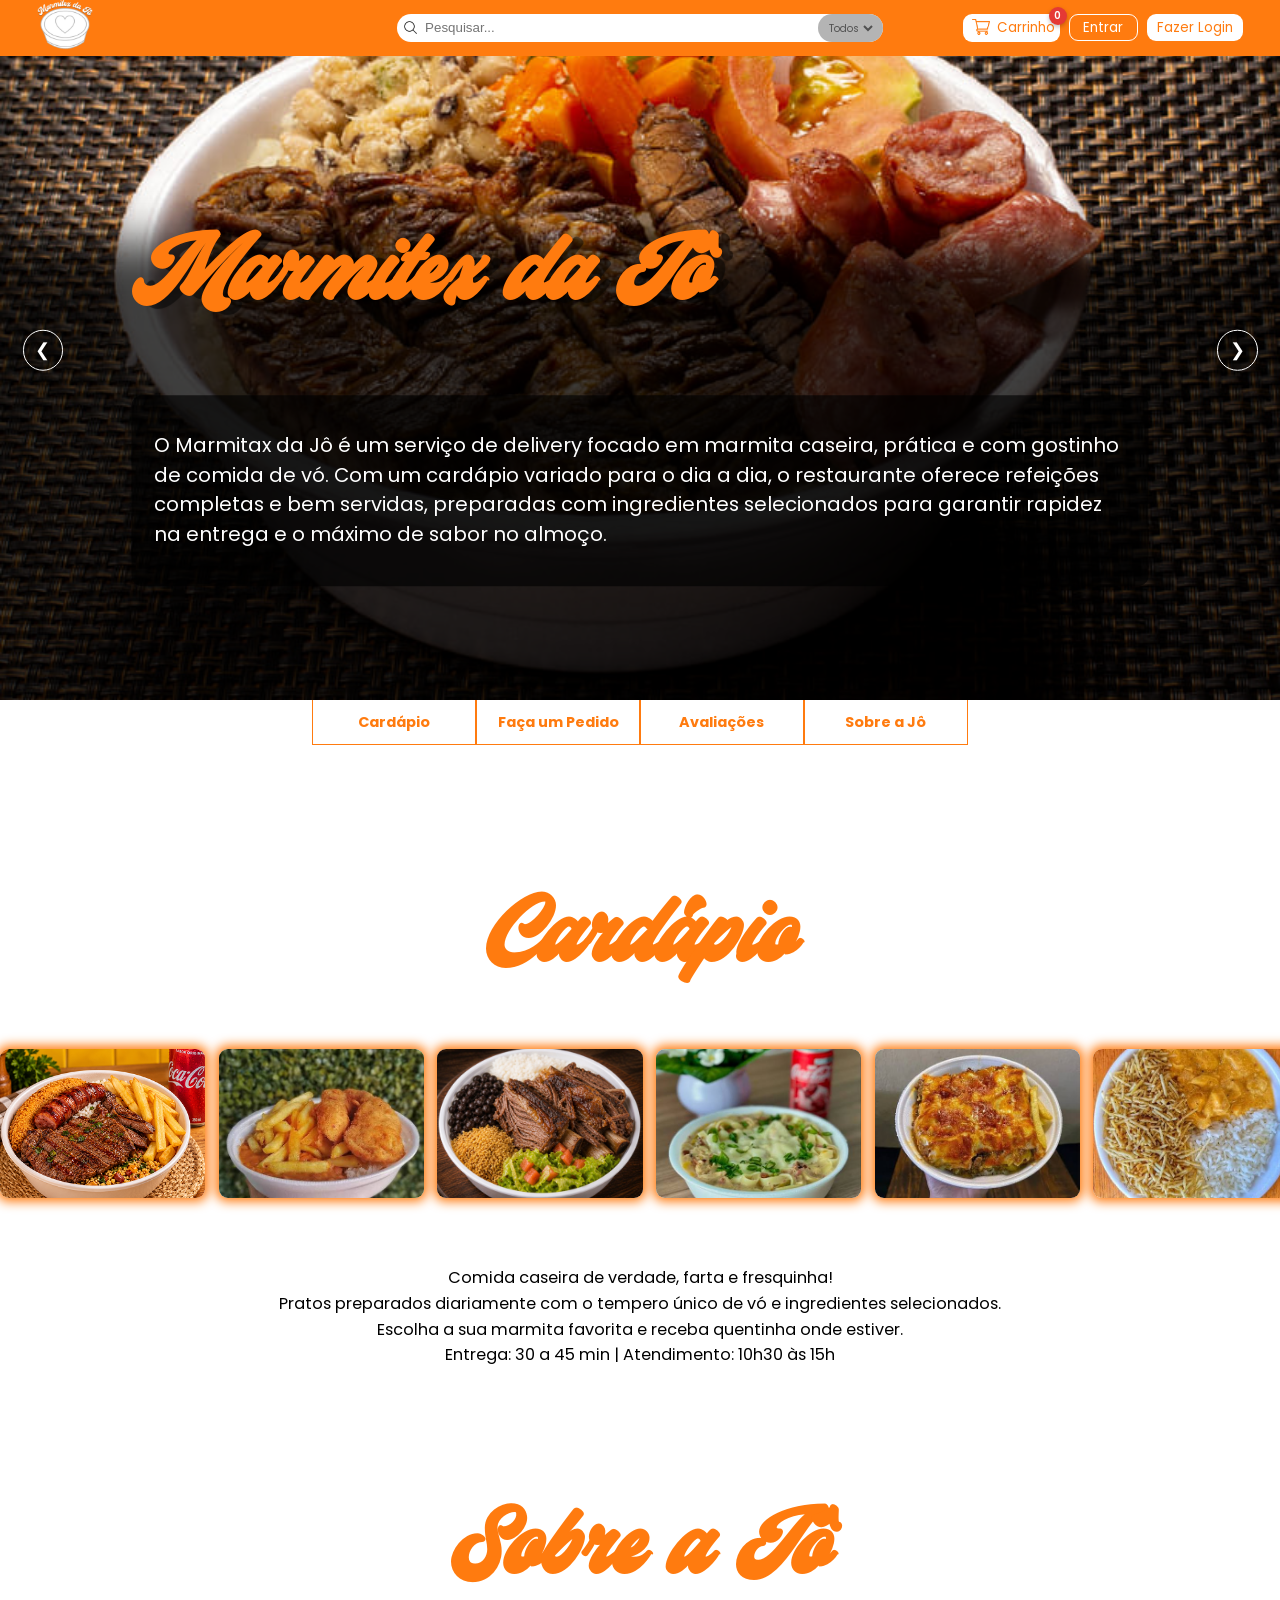
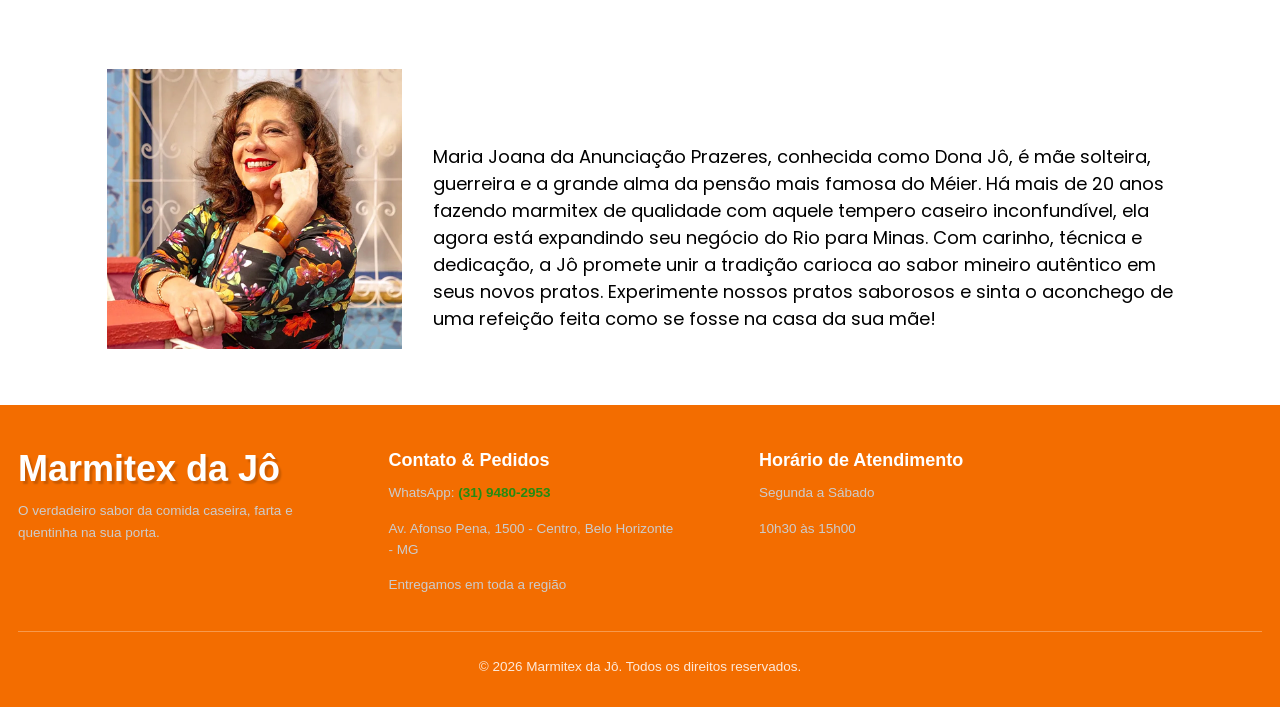
<file: index.html>
<!DOCTYPE html>
<html lang="ptbr">
<head>
    <meta charset="UTF-8">
    <meta name="viewport" content="width=device-width, initial-scale=1.0">
    <title>Marmitex da Jô</title>
    <link rel="stylesheet" href="style.css">
<link rel="icon" type="image/png" href="img/Marmitex da Jô.png">
<link rel="preconnect" href="https://fonts.googleapis.com">
<link rel="preconnect" href="https://fonts.gstatic.com" crossorigin>
<link href="https://fonts.googleapis.com/css2?family=Poppins:wght@400;500;600&display=swap" rel="stylesheet">

</head>

<script>
    const slidesContainer = document.querySelector('.carrossel-slides');
    const totalSlides = document.querySelectorAll('.slide').length;
    const btnPrev = document.getElementById('btn-prev');
    const btnNext = document.getElementById('btn-next');
    
    let slideAtual = 0;

    function moverParaSlide(index) {
      if (index < 0) {
        slideAtual = totalSlides - 1;
      } else if (index >= totalSlides) {
        slideAtual = 0;
      } else {
        slideAtual = index;
      }
      slidesContainer.style.transform = `translateX(-${slideAtual * 100}%)`;
    }

    btnNext.addEventListener('click', () => {
      moverParaSlide(slideAtual + 1);
    });

    btnPrev.addEventListener('click', () => {
      moverParaSlide(slideAtual - 1);
    });
  </script>

<body>
     <header>
        <ul>
            <li><img src="img/Marmitex da Jô.png" alt=""></li>
            
            <li><div class="pesq">
                <img src="img/lupa.png" alt="">
                <input type="text" placeholder="Pesquisar...">
                <button class="btn btn-list">
                <select id="list" name="list">
                    <option value="item1">Todos</option>
                    <option value="item2">Bebidas</option>
                    <option value="item3">Sobremesas</option>
                  </select>
                </button>
            </div>
            
        </li>
        <div class="buttons">
            <button class="btn btn-carrinho"><img src="img/carrinho.png" alt=""><a href="carrinho.html">Carrinho</a></button>
            <button class="btn btn-entrar"><a href="login.html">Entrar</a></button>
            <button class="btn btn-log"><a href="login.html">Fazer Login</a></button>
            </div>
        </ul>
</header>
    <section class="começo">
<div class="carrocel">
    <div class="slide"><img src="img/slides_1/slide1.png" alt="Prato 1"></div>
    <div class="slide"><img src="img/slides_1/slide2.png" alt="Prato 2"></div>
    <div class="slide"><img src="img/slides_1/slide3.png" alt="Prato 3"></div>
    <div class="slide"><img src="img/slides_1/slide4.png" alt="Prato 4"></div>
    <div class="slide"><img src="img/slides_1/slide5.png" alt="Prato 5"></div>
</div>
<div class="slide-texte">
<div class="title">
<h1>Marmitex da Jô</h1>
</div>
<div class="caixa-texto"> <p> O Marmitax da Jô é um serviço de delivery focado em marmita caseira, prática e com gostinho de comida de vó. Com um cardápio variado para o dia a dia, o restaurante oferece refeições completas e bem servidas, preparadas com ingredientes selecionados para garantir rapidez na entrega e o máximo de sabor no almoço.</p>
</div>
</div>
<button class="seta seta-esquerda" id="btn-prev">&#10094;</button>
  <button class="seta seta-direita" id="btn-next">&#10095;</button>
    </section>
    <script src="script.js"></script>

<section class="menu">
  <ul>
    <li><button><a href="#menus">Cardápio</a></button></li>
    <li><button><a href="search.html">Faça um Pedido</a></button></li>
    <li><button><a href="#racks">Avaliações</a></button></li>
    <li><button><a href="#mari">Sobre a Jô</a></button></li>
  </ul>
</section>

<section id="menus" class="card">
  <div class="title-card">
    <h1>Cardápio</h1>
  </div>

  <div class="esteira-container">
    <div class="card-slids">
  
    <div class="esteira-item">
  <img src="img/PDD/CC.png" alt="Combo Churrasco">
  <span class="nome-produto">Combo Churrasco</span>
</div>
<div class="esteira-item">
  <img src="img/PDD/MCF.png" alt="Marmitão Croca-Frango">
  <span class="nome-produto">Marmitão Croca-Frango</span>
</div>
<div class="esteira-item">
  <img src="img/PDD/CA.png" alt="Costela Assada">
  <span class="nome-produto">Costela Assada</span>
</div>
<div class="esteira-item">
  <img src="img/PDD/MA.png" alt="Macarronada">
  <span class="nome-produto">Macarronada</span>
</div>
<div class="esteira-item">
  <img src="img/PDD/LZ.png" alt="Lazanha">
  <span class="nome-produto">Lazanha</span>
</div>
<div class="esteira-item">
  <img src="img/PDD/SG.png" alt="Strogonoff">
  <span class="nome-produto">Strogonoff</span>
</div>
<div class="esteira-item">
  <img src="img/PDD/PF.png" alt="Prato Feito">
  <span class="nome-produto">Prato Feito</span>
</div>
<div class="esteira-item">
  <img src="img/PDD/GL.png" alt="Galinhada">
  <span class="nome-produto">Galinhada</span>
</div>
<div class="esteira-item">
  <img src="img/PDD/ES.png" alt="Escondidinho">
  <span class="nome-produto">Escondidinho</span>
</div>
<div class="esteira-item">
  <img src="img/PDD/FJ.png" alt="Feijoada">
  <span class="nome-produto">Feijoada</span>
</div>

<div class="esteira-item">
  <img src="img/PDD/CC.png" alt="Combo Churrasco">
  <span class="nome-produto">Combo Churrasco</span>
</div>
<div class="esteira-item">
  <img src="img/PDD/MCF.png" alt="Marmitão Croca-Frango">
  <span class="nome-produto">Marmitão Croca-Frango</span>
</div>
<div class="esteira-item">
  <img src="img/PDD/CA.png" alt="Costela Assada">
  <span class="nome-produto">Costela Assada</span>
</div>
<div class="esteira-item">
  <img src="img/PDD/MA.png" alt="Macarronada">
  <span class="nome-produto">Macarronada</span>
</div>
<div class="esteira-item">
  <img src="img/PDD/LZ.png" alt="Lazanha">
  <span class="nome-produto">Lazanha</span>
</div>
<div class="esteira-item">
  <img src="img/PDD/SG.png" alt="Strogonoff">
  <span class="nome-produto">Strogonoff</span>
</div>
<div class="esteira-item">
  <img src="img/PDD/PF.png" alt="Prato Feito">
  <span class="nome-produto">Prato Feito</span>
</div>
<div class="esteira-item">
  <img src="img/PDD/GL.png" alt="Galinhada">
  <span class="nome-produto">Galinhada</span>
</div>
<div class="esteira-item">
  <img src="img/PDD/ES.png" alt="Escondidinho">
  <span class="nome-produto">Escondidinho</span>
</div>
<div class="esteira-item">
  <img src="img/PDD/FJ.png" alt="Feijoada">
  <span class="nome-produto">Feijoada</span>
</div>

    </div>
  </div>

  <div class="card-text">
    <p>Comida caseira de verdade, farta e fresquinha! <br> Pratos preparados diariamente com o tempero único de vó e ingredientes selecionados. <br> Escolha a sua marmita favorita e receba quentinha onde estiver. <br> Entrega: 30 a 45 min | Atendimento: 10h30 às 15h</p>
  </div>
  
</section>

<section id="mari" class="jô">

    <h1>Sobre a Jô</h1>
    <div class="sobre">
  <img src="img/jo.png" alt="">
<p>Maria Joana da Anunciação Prazeres, conhecida como Dona Jô, é mãe solteira, <br>guerreira e a grande alma da pensão mais famosa do Méier. Há mais de 20 anos <br>fazendo marmitex de qualidade com aquele tempero caseiro inconfundível, ela <br> agora está expandindo seu negócio do Rio para Minas. Com carinho, técnica e <br> dedicação, a Jô promete unir a tradição carioca ao sabor mineiro autêntico em <br> seus novos pratos. Experimente nossos pratos saborosos e sinta o aconchego de <br>uma refeição feita como se fosse na casa da sua mãe!</p>
</div>
</section>

<footer class="rodape">
  <div class="rodape-container">
    
  
    <div class="rodape-coluna">
      <h3 class="rodape-logo">Marmitex da Jô</h3>
      <p>O verdadeiro sabor da comida caseira, farta e quentinha na sua porta.</p>
    </div>

    <div class="rodape-coluna">
      <h4>Contato & Pedidos</h4>
      <p>WhatsApp: <a href="https://wa.me/553194802953" target="_blank" class="link-zap">(31) 9480-2953</a></p>
      <p>Av. Afonso Pena, 1500 - Centro, Belo Horizonte - MG</p>
      <p>Entregamos em toda a região</p>
    </div>

    <div class="rodape-coluna">
      <h4>Horário de Atendimento</h4>
      <p>Segunda a Sábado</p>
      <p>10h30 às 15h00</p>
    </div>

  </div>

  <div class="rodape-direitos">
    <p>&copy; 2026 Marmitex da Jô. Todos os direitos reservados.</p>
  </div>
</footer>


</body>
</html>
</file>
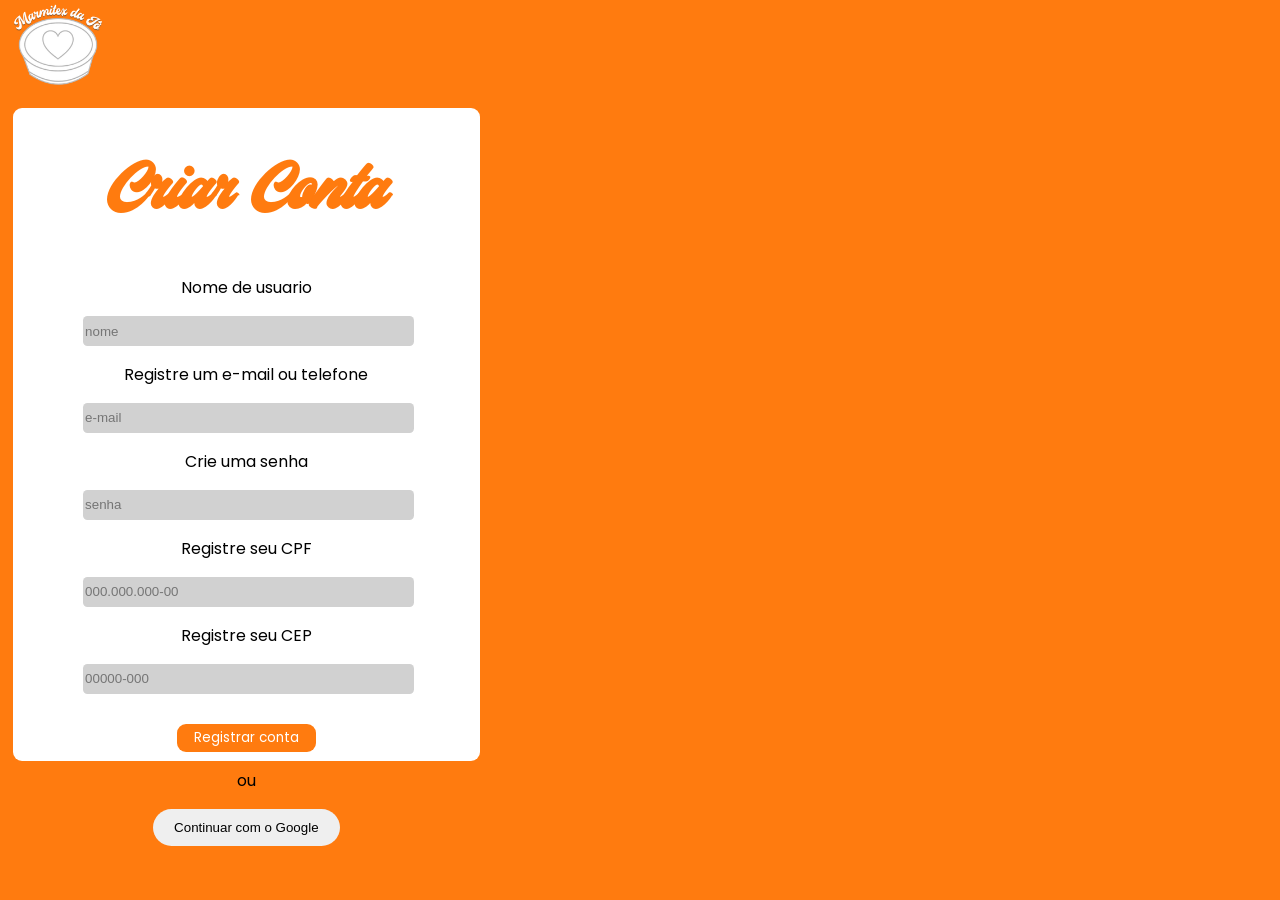
<file: account.html>
<!DOCTYPE html>
<html lang="ptbr">
<head>
    <meta charset="UTF-8">
    <meta name="viewport" content="width=device-width, initial-scale=1.0">
    <title>Marmitex da Jô</title>
    <link rel="stylesheet" href="style.css">
    
<link rel="icon" type="image/png" href="img/Marmitex da Jô.png">
<link rel="preconnect" href="https://fonts.googleapis.com">
<link rel="preconnect" href="https://fonts.gstatic.com" crossorigin>
<link href="https://fonts.googleapis.com/css2?family=Poppins:wght@400;500;600&display=swap" rel="stylesheet">

</head>
<body class="account-html">
    <div class="icon-log">
    <img src="img/Marmitex da Jô.png" alt="">
</div>
    <section class="conta">
<h1>Criar Conta</h1>
<p>Nome de usuario</p>
<input type="name" id="name-acc" placeholder="nome">
        <p>Registre um e-mail ou telefone</p> 
<input type="email" id="email-acc" placeholder="e-mail">
<p>Crie uma senha</p>
<input type="password" id="pass-acc" placeholder="senha">
<p>Registre seu CPF</p>
<input type="text" id="cpf-acc" placeholder="000.000.000-00">
<p>Registre seu CEP</p>
<input type="text" id="cep-acc" placeholder="00000-000">

<button onclick="salvarNoJson()" class="btn btn-conta-log">Registrar conta</button>
<p>ou</p>
<button class="btn btn-google">Continuar com o Google</button>
    </section>

    <script src="cadastro.js"></script>
</body>
</html>
</file>
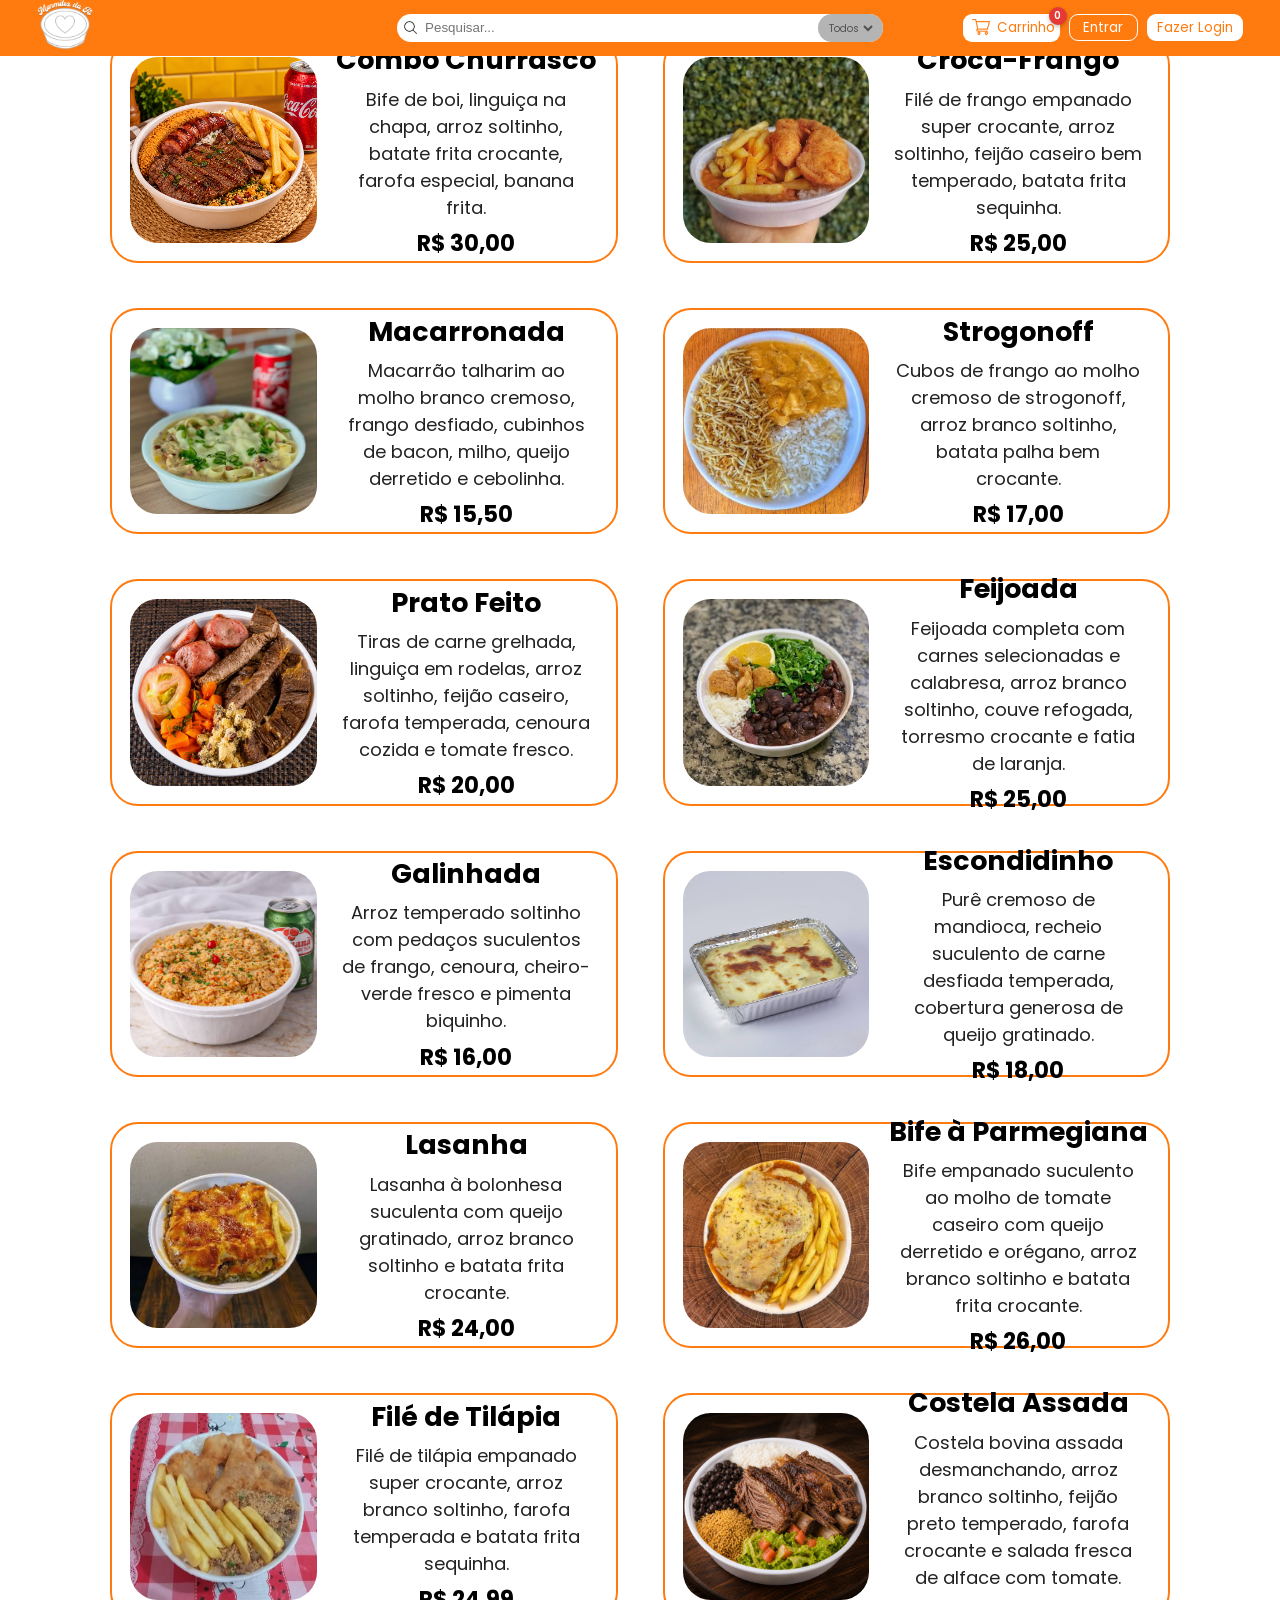
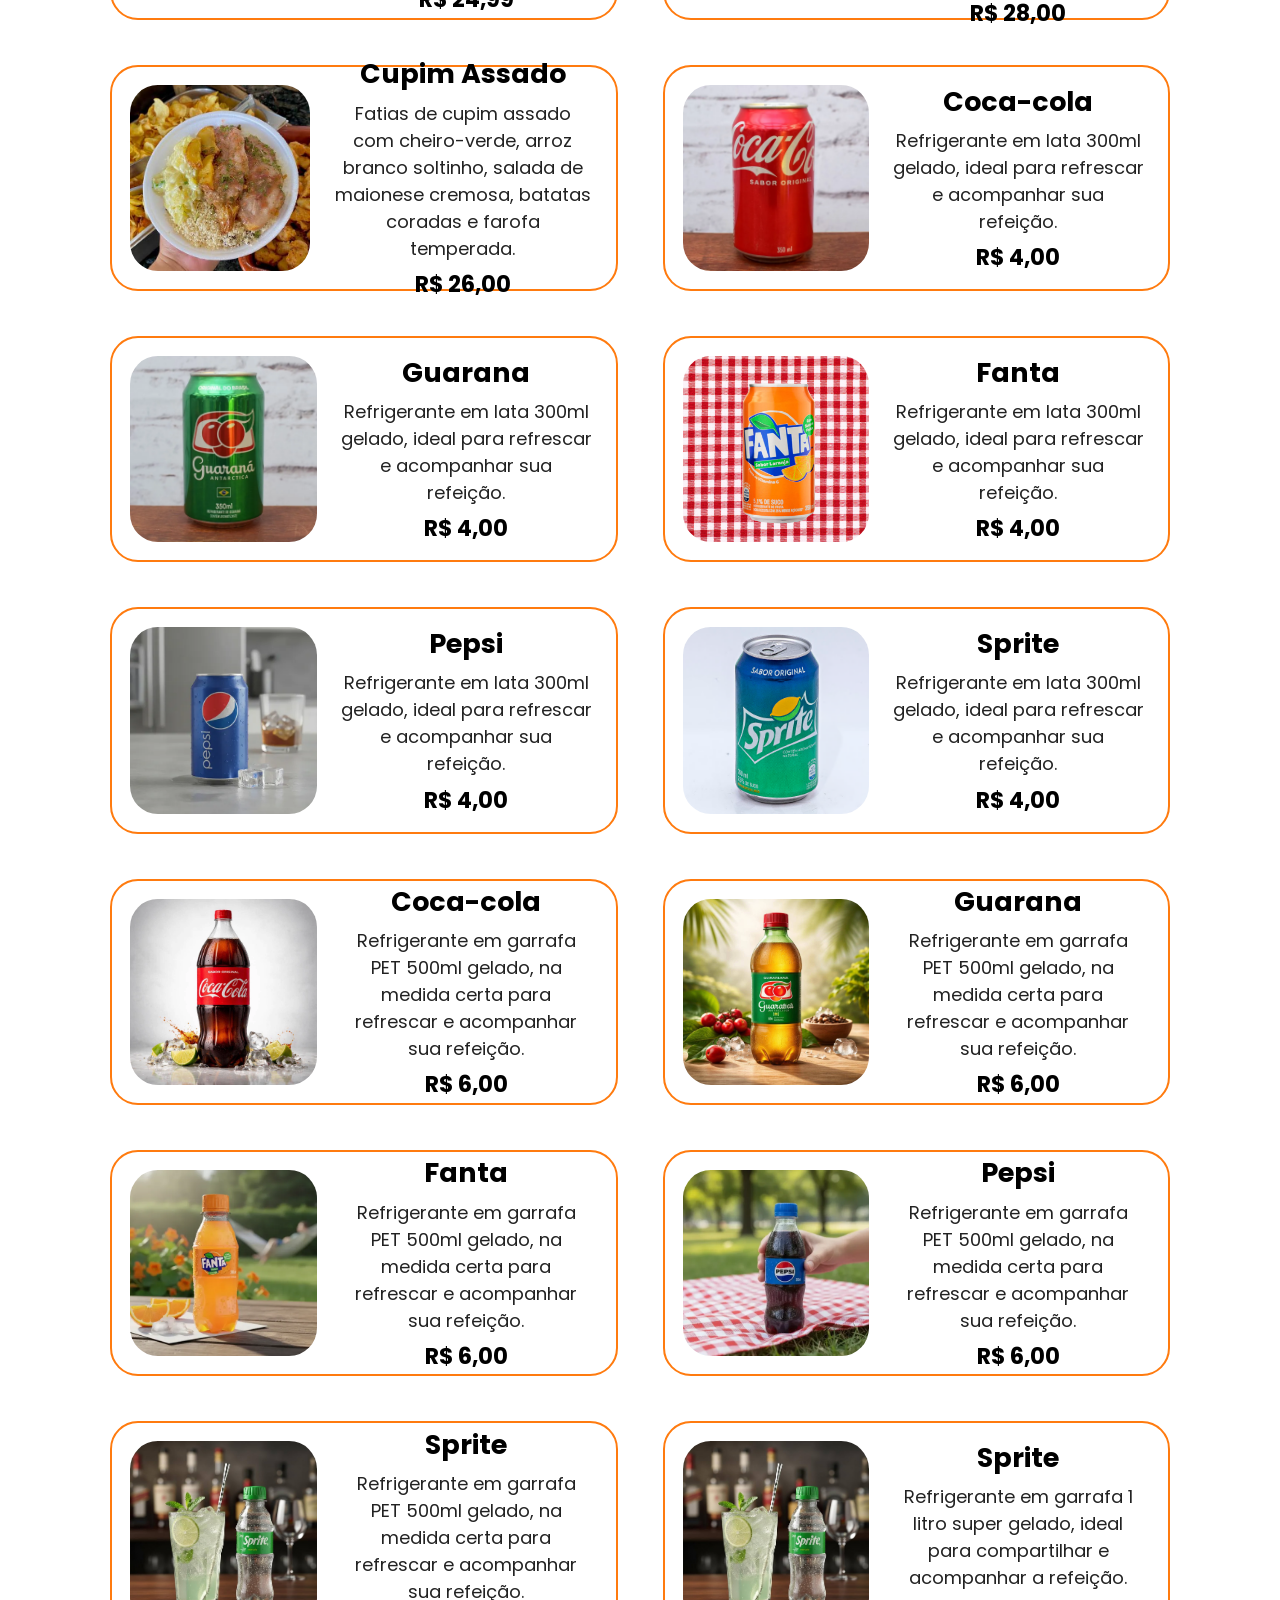
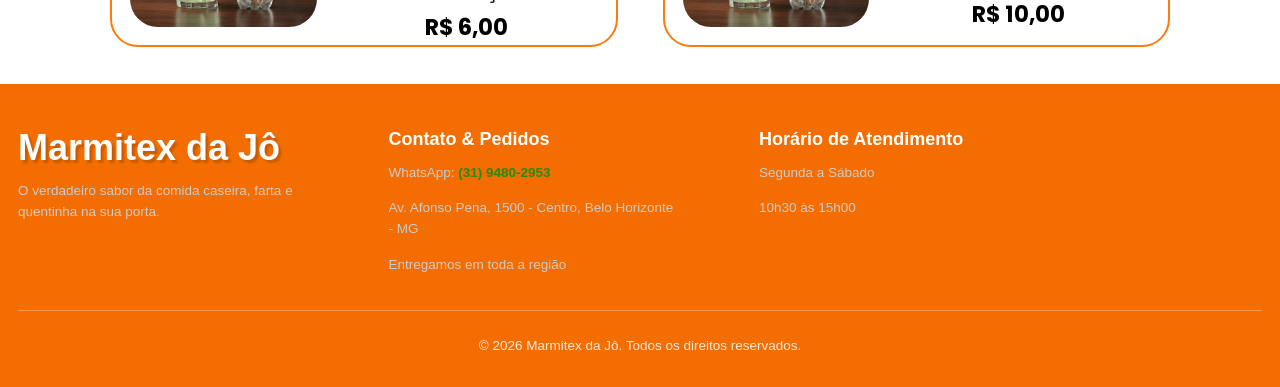
<file: search.html>
<!DOCTYPE html>
<html lang="ptbr">
<head>
    <meta charset="UTF-8">
    <meta name="viewport" content="width=device-width, initial-scale=1.0">
    <title>Marmitex da Jô</title>
    <link rel="stylesheet" href="style.css">
<link rel="icon" type="image/png" href="img/Marmitex da Jô.png">
<link rel="preconnect" href="https://fonts.googleapis.com">
<link rel="preconnect" href="https://fonts.gstatic.com" crossorigin>
<link href="https://fonts.googleapis.com/css2?family=Poppins:wght@400;500;600&display=swap" rel="stylesheet">

</head>


<body>
    <header>
        <ul>
            <li><img src="img/Marmitex da Jô.png" alt=""></li>

            <li><div class="pesq">
                <img src="img/lupa.png" alt="">
                <input type="text" placeholder="Pesquisar...">
                <button class="btn btn-list">
                <select id="list" name="list">
                    <option value="item1">Todos</option>
                    <option value="item2">Bebidas</option>
                    <option value="item3">Sobremesas</option>
                  </select>
                </button>
            </div>
            
        </li>
        <div class="buttons">
            <button class="btn btn-carrinho"><img src="img/carrinho.png" alt=""><a href="carrinho.html">Carrinho</a></button>
            <button class="btn btn-entrar"><a href="login.html">Entrar</a></button>
            <button class="btn btn-log"><a href="login.html">Fazer Login</a></button>
            </div>
        </ul>
    </header>

    <section class="vitrine">
    <div class="caixa-produto" id="card-produto">
    <img src="img/PDD/CC.png" alt="Combo Churrasco">
  <div class="caixa-texts">
    <div class="caixa-title">Combo Churrasco</div>
    <p>Bife de boi, linguiça na chapa, arroz soltinho, batate frita crocante, farofa especial, banana frita.</p>
    <span class="caixa-preços">R$ 30,00</span>
  </div>
  </div>

  <div id="modal-produto" class="modal-overlay">
  <div class="modal-produto-card">
    <span class="fechar-modal-prod">&times;</span>
    
    <div class="modal-produto-imagem">
      <img src="img/PDD/CC.png" alt="Combo Churrasco" id="modal-img">
    </div>

    <div class="modal-produto-info">
      <h2 id="modal-titulo">Combo Churrasco</h2>
      <p id="modal-descricao">
        Bife de boi, linguiça na chapa, arroz soltinho, batata frita crocante, farofa especial, banana frita.
      </p>
      <div class="opcoes-tamanho">
  <label>Tamanhos:</label>
  <div class="botoes-tamanho">
    <button type="button" class="btn-tamanho ativo" data-preco="30.00">P</button>
    <button type="button" class="btn-tamanho" data-preco="35.00">M</button>
    <button type="button" class="btn-tamanho" data-preco="45.00">G</button>
  </div>
</div>
 <div class="controle-quantidade">
  <div class="quant">Quantidade</div>
    <button type="button" class="btn-qtd" id="btn-menos">-</button>
    <span id="qtd-numero">1</span>
    <button type="button" class="btn-qtd" id="btn-mais">+</button>
  </div>
      <div class="modal-produto-footer">
        <span class="modal-preco" id="modal-preco">R$ 30,00</span>
<button class="btn btn-add">Adicionar ao Carrinho</button>
      </div>
    </div>
  </div>
</div>

<!--Croca-Frango-->

<div class="caixa-produto" id="card-produto">
    <img src="img/PDD/MCF.png" alt="Croca-Frango">
  <div class="caixa-texts">
    <div class="caixa-title">Croca-Frango</div>
    <p>Filé de frango empanado super crocante, arroz soltinho, feijão caseiro bem temperado, batata frita sequinha.</p>
    <span class="caixa-preços">R$ 25,00</span>
  </div>
  </div>

  <div id="modal-produto" class="modal-overlay">
  <div class="modal-produto-card">
    <span class="fechar-modal-prod">&times;</span>
    
    <div class="modal-produto-imagem">
      <img src="img/PDD/MCF.png" alt="Croca-Frango" id="modal-img">
    </div>

    <div class="modal-produto-info">
      <h2 id="modal-titulo">Croca-Frango</h2>
      <p id="modal-descricao">
        Filé de frango empanado super crocante, arroz soltinho, feijão caseiro bem temperado, batata frita sequinha.
      </p>
      <div class="opcoes-tamanho">
  <label>Tamanhos:</label>
  <div class="botoes-tamanho">
    <button type="button" class="btn-tamanho ativo" data-preco="25.00">P</button>
    <button type="button" class="btn-tamanho" data-preco="30.00">M</button>
    <button type="button" class="btn-tamanho" data-preco="35.00">G</button>
  </div>
</div>
 <div class="controle-quantidade">
  <div class="quant">Quantidade</div>
    <button type="button" class="btn-qtd" id="btn-menos">-</button>
    <span id="qtd-numero">1</span>
    <button type="button" class="btn-qtd" id="btn-mais">+</button>
  </div>
      <div class="modal-produto-footer">
        <span class="modal-preco" id="modal-preco">R$ 25,00</span>
<button class="btn btn-add">Adicionar ao Carrinho</button>
      </div>
    </div>
  </div>
</div>

<!--Macarronada-->

<div class="caixa-produto" id="card-produto">
    <img src="img/PDD/MA.png" alt="Macarronada">
  <div class="caixa-texts">
    <div class="caixa-title">Macarronada</div>
    <p>Macarrão talharim ao molho branco cremoso, frango desfiado, cubinhos de bacon, milho, queijo derretido e cebolinha.</p>
    <span class="caixa-preços">R$ 15,50</span>
  </div>
  </div>

  <div id="modal-produto" class="modal-overlay">
  <div class="modal-produto-card">
    <span class="fechar-modal-prod">&times;</span>
    
    <div class="modal-produto-imagem">
      <img src="img/PDD/MA.png" alt="Macarronada" id="modal-img">
    </div>

    <div class="modal-produto-info">
      <h2 id="modal-titulo">Macarronada</h2>
      <p id="modal-descricao">
        Macarrão talharim ao molho branco cremoso, frango desfiado, cubinhos de bacon, milho, queijo derretido e cebolinha.
      </p>
      <div class="opcoes-tamanho">
  <label>Tamanhos:</label>
  <div class="botoes-tamanho">
    <button type="button" class="btn-tamanho ativo" data-preco="15.50">P</button>
    <button type="button" class="btn-tamanho" data-preco="25.50">M</button>
    <button type="button" class="btn-tamanho" data-preco="30.50">G</button>
  </div>
</div>
 <div class="controle-quantidade">
  <div class="quant">Quantidade</div>
    <button type="button" class="btn-qtd" id="btn-menos">-</button>
    <span id="qtd-numero">1</span>
    <button type="button" class="btn-qtd" id="btn-mais">+</button>
  </div>
      <div class="modal-produto-footer">
        <span class="modal-preco" id="modal-preco">R$ 15,50</span>
<button class="btn btn-add">Adicionar ao Carrinho</button>
      </div>
    </div>
  </div>
</div>

<!--Strogonoff-->

<div class="caixa-produto" id="card-produto">
    <img src="img/PDD/SG.png" alt="Strogonoff">
  <div class="caixa-texts">
    <div class="caixa-title">Strogonoff</div>
    <p>Cubos de frango ao molho cremoso de strogonoff, arroz branco soltinho, batata palha bem crocante.</p>
    <span class="caixa-preços">R$ 17,00</span>
  </div>
  </div>

  <div id="modal-produto" class="modal-overlay">
  <div class="modal-produto-card">
    <span class="fechar-modal-prod">&times;</span>
    
    <div class="modal-produto-imagem">
      <img src="img/PDD/SG.png" alt="Strogonoff" id="modal-img">
    </div>

    <div class="modal-produto-info">
      <h2 id="modal-titulo">Strogonoff</h2>
      <p id="modal-descricao">
        Cubos de frango ao molho cremoso de strogonoff, arroz branco soltinho, batata palha bem crocante.
      </p>
      <div class="opcoes-tamanho">
  <label>Tamanhos:</label>
  <div class="botoes-tamanho">
    <button type="button" class="btn-tamanho ativo" data-preco="17.00">P</button>
    <button type="button" class="btn-tamanho" data-preco="22.00">M</button>
    <button type="button" class="btn-tamanho" data-preco="25.00">G</button>
  </div>
</div>
 <div class="controle-quantidade">
  <div class="quant">Quantidade</div>
    <button type="button" class="btn-qtd" id="btn-menos">-</button>
    <span id="qtd-numero">1</span>
    <button type="button" class="btn-qtd" id="btn-mais">+</button>
  </div>
      <div class="modal-produto-footer">
        <span class="modal-preco" id="modal-preco">R$ 17,00</span>
<button class="btn btn-add">Adicionar ao Carrinho</button>
      </div>
    </div>
  </div>
</div>

<!--Prato Feito-->

<div class="caixa-produto" id="card-produto">
    <img src="img/PDD/PF.png" alt="Prato Feito">
  <div class="caixa-texts">
    <div class="caixa-title">Prato Feito</div>
    <p>Tiras de carne grelhada, linguiça em rodelas, arroz soltinho, feijão caseiro, farofa temperada, cenoura cozida e tomate fresco.</p>
    <span class="caixa-preços">R$ 20,00</span>
  </div>
  </div>

  <div id="modal-produto" class="modal-overlay">
  <div class="modal-produto-card">
    <span class="fechar-modal-prod">&times;</span>
    
    <div class="modal-produto-imagem">
      <img src="img/PDD/PF.png" alt="Prato Feito" id="modal-img">
    </div>

    <div class="modal-produto-info">
      <h2 id="modal-titulo">Prato Feito</h2>
      <p id="modal-descricao">
        Tiras de carne grelhada, linguiça em rodelas, arroz soltinho, feijão caseiro, farofa temperada, cenoura cozida e tomate fresco.
      </p>
      <div class="opcoes-tamanho">
  <label>Tamanhos:</label>
  <div class="botoes-tamanho">
    <button type="button" class="btn-tamanho ativo" data-preco="20.00">P</button>
    <button type="button" class="btn-tamanho" data-preco="25.00">M</button>
    <button type="button" class="btn-tamanho" data-preco="30.00">G</button>
  </div>
</div>
 <div class="controle-quantidade">
  <div class="quant">Quantidade</div>
    <button type="button" class="btn-qtd" id="btn-menos">-</button>
    <span id="qtd-numero">1</span>
    <button type="button" class="btn-qtd" id="btn-mais">+</button>
  </div>
      <div class="modal-produto-footer">
        <span class="modal-preco" id="modal-preco">R$ 20,00</span>
<button class="btn btn-add">Adicionar ao Carrinho</button>
      </div>
    </div>
  </div>
</div>

<!--Feijoada-->

<div class="caixa-produto" id="card-produto">
    <img src="img/PDD/FJ.png" alt="Feijoada">
  <div class="caixa-texts">
    <div class="caixa-title">Feijoada</div>
    <p>Feijoada completa com carnes selecionadas e calabresa, arroz branco soltinho, couve refogada, torresmo crocante e fatia de laranja.</p>
    <span class="caixa-preços">R$ 25,00</span>
  </div>
  </div>

  <div id="modal-produto" class="modal-overlay">
  <div class="modal-produto-card">
    <span class="fechar-modal-prod">&times;</span>
    
    <div class="modal-produto-imagem">
      <img src="img/PDD/FJ.png" alt="Feijoada" id="modal-img">
    </div>

    <div class="modal-produto-info">
      <h2 id="modal-titulo">Feijoada</h2>
      <p id="modal-descricao">
        Feijoada completa com carnes selecionadas e calabresa, arroz branco soltinho, couve refogada, torresmo crocante e fatia de laranja.
      </p>
      <div class="opcoes-tamanho">
  <label>Tamanhos:</label>
  <div class="botoes-tamanho">
    <button type="button" class="btn-tamanho ativo" data-preco="25.00">P</button>
    <button type="button" class="btn-tamanho" data-preco="33.00">M</button>
    <button type="button" class="btn-tamanho" data-preco="40.00">G</button>
  </div>
</div>
 <div class="controle-quantidade">
  <div class="quant">Quantidade</div>
    <button type="button" class="btn-qtd" id="btn-menos">-</button>
    <span id="qtd-numero">1</span>
    <button type="button" class="btn-qtd" id="btn-mais">+</button>
  </div>
      <div class="modal-produto-footer">
        <span class="modal-preco" id="modal-preco">R$ 25,00</span>
<button class="btn btn-add">Adicionar ao Carrinho</button>
      </div>
    </div>
  </div>
</div>

<!--Galinhada-->

<div class="caixa-produto" id="card-produto">
    <img src="img/PDD/GL.png" alt="Galinhada">
  <div class="caixa-texts">
    <div class="caixa-title">Galinhada</div>
    <p>Arroz temperado soltinho com pedaços suculentos de frango, cenoura, cheiro-verde fresco e pimenta biquinho.</p>
    <span class="caixa-preços">R$ 16,00</span>
  </div>
  </div>

  <div id="modal-produto" class="modal-overlay">
  <div class="modal-produto-card">
    <span class="fechar-modal-prod">&times;</span>
    
    <div class="modal-produto-imagem">
      <img src="img/PDD/GL.png" alt="Galinhada" id="modal-img">
    </div>

    <div class="modal-produto-info">
      <h2 id="modal-titulo">Galinhada</h2>
      <p id="modal-descricao">
       Arroz temperado soltinho com pedaços suculentos de frango, cenoura, cheiro-verde fresco e pimenta biquinho.
      </p>
      <div class="opcoes-tamanho">
  <label>Tamanhos:</label>
  <div class="botoes-tamanho">
    <button type="button" class="btn-tamanho ativo" data-preco="16.00">P</button>
    <button type="button" class="btn-tamanho" data-preco="21.00">M</button>
    <button type="button" class="btn-tamanho" data-preco="25.00">G</button>
  </div>
</div>
 <div class="controle-quantidade">
  <div class="quant">Quantidade</div>
    <button type="button" class="btn-qtd" id="btn-menos">-</button>
    <span id="qtd-numero">1</span>
    <button type="button" class="btn-qtd" id="btn-mais">+</button>
  </div>
      <div class="modal-produto-footer">
        <span class="modal-preco" id="modal-preco">R$ 16,00</span>
<button class="btn btn-add">Adicionar ao Carrinho</button>
      </div>
    </div>
  </div>
</div>

<!--Escondidinho-->

<div class="caixa-produto" id="card-produto">
    <img src="img/PDD/ES.png" alt="Escondidinho">
  <div class="caixa-texts">
    <div class="caixa-title">Escondidinho</div>
    <p>Purê cremoso de mandioca, recheio suculento de carne desfiada temperada, cobertura generosa de queijo gratinado.</p>
    <span class="caixa-preços">R$ 18,00</span>
  </div>
  </div>

  <div id="modal-produto" class="modal-overlay">
  <div class="modal-produto-card">
    <span class="fechar-modal-prod">&times;</span>
    
    <div class="modal-produto-imagem">
      <img src="img/PDD/ES.png" alt="Escondidinho" id="modal-img">
    </div>

    <div class="modal-produto-info">
      <h2 id="modal-titulo">Escondidinho</h2>
      <p id="modal-descricao">
        Purê cremoso de mandioca, recheio suculento de carne desfiada temperada, cobertura generosa de queijo gratinado.
      </p>
      <div class="opcoes-tamanho">
  <label>Tamanhos:</label>
  <div class="botoes-tamanho">
    <button type="button" class="btn-tamanho ativo" data-preco="18.00">P</button>
    <button type="button" class="btn-tamanho" data-preco="23.00">M</button>
    <button type="button" class="btn-tamanho" data-preco="27.00">G</button>
  </div>
</div>
 <div class="controle-quantidade">
  <div class="quant">Quantidade</div>
    <button type="button" class="btn-qtd" id="btn-menos">-</button>
    <span id="qtd-numero">1</span>
    <button type="button" class="btn-qtd" id="btn-mais">+</button>
  </div>
      <div class="modal-produto-footer">
        <span class="modal-preco" id="modal-preco">R$ 18,00</span>
<button class="btn btn-add">Adicionar ao Carrinho</button>
      </div>
    </div>
  </div>
</div>

<!--Lasanha-->

<div class="caixa-produto" id="card-produto">
    <img src="img/PDD/LZ.png" alt="Lasanha">
  <div class="caixa-texts">
    <div class="caixa-title">Lasanha</div>
    <p>Lasanha à bolonhesa suculenta com queijo gratinado, arroz branco soltinho e batata frita crocante.</p>
    <span class="caixa-preços">R$ 24,00</span>
  </div>
  </div>

  <div id="modal-produto" class="modal-overlay">
  <div class="modal-produto-card">
    <span class="fechar-modal-prod">&times;</span>
    
    <div class="modal-produto-imagem">
      <img src="img/PDD/LZ.png" alt="Lasanha" id="modal-img">
    </div>

    <div class="modal-produto-info">
      <h2 id="modal-titulo">Lasanha</h2>
      <p id="modal-descricao">
        Lasanha à bolonhesa suculenta com queijo gratinado, arroz branco soltinho e batata frita crocante.
      </p>
      <div class="opcoes-tamanho">
  <label>Tamanhos:</label>
  <div class="botoes-tamanho">
    <button type="button" class="btn-tamanho ativo" data-preco="24.00">P</button>
    <button type="button" class="btn-tamanho" data-preco="29.00">M</button>
    <button type="button" class="btn-tamanho" data-preco="36.00">G</button>
  </div>
</div>
 <div class="controle-quantidade">
  <div class="quant">Quantidade</div>
    <button type="button" class="btn-qtd" id="btn-menos">-</button>
    <span id="qtd-numero">1</span>
    <button type="button" class="btn-qtd" id="btn-mais">+</button>
  </div>
      <div class="modal-produto-footer">
        <span class="modal-preco" id="modal-preco">R$ 24,00</span>
<button class="btn btn-add">Adicionar ao Carrinho</button>
      </div>
    </div>
  </div>
</div>

<!--Bife à Parmegiana-->

<div class="caixa-produto" id="card-produto">
    <img src="img/PDD/BP.png" alt="Bife à Parmegiana">
  <div class="caixa-texts">
    <div class="caixa-title">Bife à Parmegiana</div>
    <p>Bife empanado suculento ao molho de tomate caseiro com queijo derretido e orégano, arroz branco soltinho e batata frita crocante.</p>
    <span class="caixa-preços">R$ 26,00</span>
  </div>
  </div>

  <div id="modal-produto" class="modal-overlay">
  <div class="modal-produto-card">
    <span class="fechar-modal-prod">&times;</span>
    
    <div class="modal-produto-imagem">
      <img src="img/PDD/BP.png" alt="Bife à Parmegiana" id="modal-img">
    </div>

    <div class="modal-produto-info">
      <h2 id="modal-titulo">Bife à Parmegiana</h2>
      <p id="modal-descricao">
        Bife empanado suculento ao molho de tomate caseiro com queijo derretido e orégano, arroz branco soltinho e batata frita crocante.
      </p>
      <div class="opcoes-tamanho">
  <label>Tamanhos:</label>
  <div class="botoes-tamanho">
    <button type="button" class="btn-tamanho ativo" data-preco="26.00">P</button>
    <button type="button" class="btn-tamanho" data-preco="32.00">M</button>
    <button type="button" class="btn-tamanho" data-preco="42.00">G</button>
  </div>
</div>
 <div class="controle-quantidade">
  <div class="quant">Quantidade</div>
    <button type="button" class="btn-qtd" id="btn-menos">-</button>
    <span id="qtd-numero">1</span>
    <button type="button" class="btn-qtd" id="btn-mais">+</button>
  </div>
      <div class="modal-produto-footer">
        <span class="modal-preco" id="modal-preco">R$ 26,00</span>
<button class="btn btn-add">Adicionar ao Carrinho</button>
      </div>
    </div>
  </div>
</div>

<!--Filé de Tilápia-->    
  
 <div class="caixa-produto" id="card-produto">
    <img src="img/PDD/FT.png" alt="Filé de Tilápia">
  <div class="caixa-texts">
    <div class="caixa-title">Filé de Tilápia</div>
    <p>Filé de tilápia empanado super crocante, arroz branco soltinho, farofa temperada e batata frita sequinha.</p>
    <span class="caixa-preços">R$ 24,99</span>
  </div>
  </div>

  <div id="modal-produto" class="modal-overlay">
  <div class="modal-produto-card">
    <span class="fechar-modal-prod">&times;</span>
    
    <div class="modal-produto-imagem">
      <img src="img/PDD/FT.png" alt="Filé de Tilápia" id="modal-img">
    </div>

    <div class="modal-produto-info">
      <h2 id="modal-titulo">Filé de Tilápia</h2>
      <p id="modal-descricao">
        Filé de tilápia empanado super crocante, arroz branco soltinho, farofa temperada e batata frita sequinha.
      </p>
      <div class="opcoes-tamanho">
  <label>Tamanhos:</label>
  <div class="botoes-tamanho">
    <button type="button" class="btn-tamanho ativo" data-preco="24.99">P</button>
    <button type="button" class="btn-tamanho" data-preco="27.00">M</button>
    <button type="button" class="btn-tamanho" data-preco="32.00">G</button>
  </div>
</div>
 <div class="controle-quantidade">
  <div class="quant">Quantidade</div>
    <button type="button" class="btn-qtd" id="btn-menos">-</button>
    <span id="qtd-numero">1</span>
    <button type="button" class="btn-qtd" id="btn-mais">+</button>
  </div>
      <div class="modal-produto-footer">
        <span class="modal-preco" id="modal-preco">R$ 24,99</span>
<button class="btn btn-add">Adicionar ao Carrinho</button>
      </div>
    </div>
  </div>
</div>

<!--Costela Assada-->

 <div class="caixa-produto" id="card-produto">
    <img src="img/PDD/CA.png" alt="Costela Assada">
  <div class="caixa-texts">
    <div class="caixa-title">Costela Assada</div>
    <p>Costela bovina assada desmanchando, arroz branco soltinho, feijão preto temperado, farofa crocante e salada fresca de alface com tomate.</p>
    <span class="caixa-preços">R$ 28,00</span>
  </div>
  </div>

  <div id="modal-produto" class="modal-overlay">
  <div class="modal-produto-card">
    <span class="fechar-modal-prod">&times;</span>
    
    <div class="modal-produto-imagem">
      <img src="img/PDD/CA.png" alt="Costela Assada" id="modal-img">
    </div>

    <div class="modal-produto-info">
      <h2 id="modal-titulo">Costela Assada</h2>
      <p id="modal-descricao">
        Costela bovina assada desmanchando, arroz branco soltinho, feijão preto temperado, farofa crocante e salada fresca de alface com tomate.
      </p>
      <div class="opcoes-tamanho">
  <label>Tamanhos:</label>
  <div class="botoes-tamanho">
    <button type="button" class="btn-tamanho ativo" data-preco="28.00">P</button>
    <button type="button" class="btn-tamanho" data-preco="35.00">M</button>
    <button type="button" class="btn-tamanho" data-preco="45.00">G</button>
  </div>
</div>
 <div class="controle-quantidade">
  <div class="quant">Quantidade</div>
    <button type="button" class="btn-qtd" id="btn-menos">-</button>
    <span id="qtd-numero">1</span>
    <button type="button" class="btn-qtd" id="btn-mais">+</button>
  </div>
      <div class="modal-produto-footer">
        <span class="modal-preco" id="modal-preco">R$ 28,00</span>
<button class="btn btn-add">Adicionar ao Carrinho</button>
      </div>
    </div>
  </div>
</div>

<!--Cupim Assado-->

 <div class="caixa-produto" id="card-produto">
    <img src="img/PDD/CAS.png" alt="Cupim Assado">
  <div class="caixa-texts">
    <div class="caixa-title">Cupim Assado</div>
    <p>Fatias de cupim assado com cheiro-verde, arroz branco soltinho, salada de maionese cremosa, batatas coradas e farofa temperada.</p>
    <span class="caixa-preços">R$ 26,00</span>
  </div>
  </div>

  <div id="modal-produto" class="modal-overlay">
  <div class="modal-produto-card">
    <span class="fechar-modal-prod">&times;</span>
    
    <div class="modal-produto-imagem">
      <img src="img/PDD/CAS.png" alt="Cupim Assado" id="modal-img">
    </div>

    <div class="modal-produto-info">
      <h2 id="modal-titulo">Cupim Assado</h2>
      <p id="modal-descricao">
        Fatias de cupim assado com cheiro-verde, arroz branco soltinho, salada de maionese cremosa, batatas coradas e farofa temperada.
      </p>
      <div class="opcoes-tamanho">
  <label>Tamanhos:</label>
  <div class="botoes-tamanho">
    <button type="button" class="btn-tamanho ativo" data-preco="26.00">P</button>
    <button type="button" class="btn-tamanho" data-preco="30.00">M</button>
    <button type="button" class="btn-tamanho" data-preco="45.00">G</button>
  </div>
</div>
 <div class="controle-quantidade">
  <div class="quant">Quantidade</div>
    <button type="button" class="btn-qtd" id="btn-menos">-</button>
    <span id="qtd-numero">1</span>
    <button type="button" class="btn-qtd" id="btn-mais">+</button>
  </div>
      <div class="modal-produto-footer">
        <span class="modal-preco" id="modal-preco">R$ 26,00</span>
<button class="btn btn-add">Adicionar ao Carrinho</button>
      </div>
    </div>
  </div>
</div>

<!--Bebidas-->

 <div class="caixa-produto" id="card-produto">
    <img src="img/Bebidas/CC_L.png" alt="Coca-cola">
  <div class="caixa-texts">
    <div class="caixa-title">Coca-cola</div>
    <p>Refrigerante em lata 300ml gelado, ideal para refrescar e acompanhar sua refeição.</p>
    <span class="caixa-preços">R$ 4,00</span>
  </div>
  </div>

  <div id="modal-produto" class="modal-overlay">
  <div class="modal-produto-card">
    <span class="fechar-modal-prod">&times;</span>
    
    <div class="modal-produto-imagem">
      <img src="img/Bebidas/CC_L.png" alt="Coca-cola" id="modal-img">
    </div>

    <div class="modal-produto-info">
      <h2 id="modal-titulo">Coca-cola</h2>
      <p id="modal-descricao">
        Refrigerante em lata 300ml gelado, ideal para refrescar e acompanhar sua refeição.
      </p>
      <div class="opcoes-tamanho">
  <label>Tamanhos:</label>
  <div class="botoes-tamanho">
    <button type="button" class="btn-tamanho ativo" data-preco="4.00">300 ML</button>
  </div>
</div>
 <div class="controle-quantidade">
  <div class="quant">Quantidade</div>
    <button type="button" class="btn-qtd" id="btn-menos">-</button>
    <span id="qtd-numero">1</span>
    <button type="button" class="btn-qtd" id="btn-mais">+</button>
  </div>
      <div class="modal-produto-footer">
        <span class="modal-preco" id="modal-preco">R$ 4,00</span>
<button class="btn btn-add">Adicionar ao Carrinho</button>
      </div>
    </div>
  </div>
</div>


 <div class="caixa-produto" id="card-produto">
    <img src="img/Bebidas/G_L.png" alt="Guarana">
  <div class="caixa-texts">
    <div class="caixa-title">Guarana</div>
    <p>Refrigerante em lata 300ml gelado, ideal para refrescar e acompanhar sua refeição.</p>
    <span class="caixa-preços">R$ 4,00</span>
  </div>
  </div>

  <div id="modal-produto" class="modal-overlay">
  <div class="modal-produto-card">
    <span class="fechar-modal-prod">&times;</span>
    
    <div class="modal-produto-imagem">
      <img src="img/Bebidas/G_L.png" alt="Guarana" id="modal-img">
    </div>

    <div class="modal-produto-info">
      <h2 id="modal-titulo">Guarana</h2>
      <p id="modal-descricao">
        Refrigerante em lata 300ml gelado, ideal para refrescar e acompanhar sua refeição.
      </p>
      <div class="opcoes-tamanho">
  <label>Tamanhos:</label>
  <div class="botoes-tamanho">
    <button type="button" class="btn-tamanho ativo" data-preco="4.00">300 ML</button>
  </div>
</div>
 <div class="controle-quantidade">
  <div class="quant">Quantidade</div>
    <button type="button" class="btn-qtd" id="btn-menos">-</button>
    <span id="qtd-numero">1</span>
    <button type="button" class="btn-qtd" id="btn-mais">+</button>
  </div>
      <div class="modal-produto-footer">
        <span class="modal-preco" id="modal-preco">R$ 4,00</span>
<button class="btn btn-add">Adicionar ao Carrinho</button>
      </div>
    </div>
  </div>
</div>


 <div class="caixa-produto" id="card-produto">
    <img src="img/Bebidas/F_L.png" alt="Fanta">
  <div class="caixa-texts">
    <div class="caixa-title">Fanta</div>
    <p>Refrigerante em lata 300ml gelado, ideal para refrescar e acompanhar sua refeição.</p>
    <span class="caixa-preços">R$ 4,00</span>
  </div>
  </div>

  <div id="modal-produto" class="modal-overlay">
  <div class="modal-produto-card">
    <span class="fechar-modal-prod">&times;</span>
    
    <div class="modal-produto-imagem">
      <img src="img/Bebidas/F_L.png" alt="Fanta" id="modal-img">
    </div>

    <div class="modal-produto-info">
      <h2 id="modal-titulo">Fanta</h2>
      <p id="modal-descricao">
        Refrigerante em lata 300ml gelado, ideal para refrescar e acompanhar sua refeição.
      </p>
      <div class="opcoes-tamanho">
  <label>Tamanhos:</label>
  <div class="botoes-tamanho">
    <button type="button" class="btn-tamanho ativo" data-preco="4.00">300 ML</button>
  </div>
</div>
 <div class="controle-quantidade">
  <div class="quant">Quantidade</div>
    <button type="button" class="btn-qtd" id="btn-menos">-</button>
    <span id="qtd-numero">1</span>
    <button type="button" class="btn-qtd" id="btn-mais">+</button>
  </div>
      <div class="modal-produto-footer">
        <span class="modal-preco" id="modal-preco">R$ 4,00</span>
<button class="btn btn-add">Adicionar ao Carrinho</button>
      </div>
    </div>
  </div>
</div>


<div class="caixa-produto" id="card-produto">
    <img src="img/Bebidas/P_L.png" alt="Pepsi">
  <div class="caixa-texts">
    <div class="caixa-title">Pepsi</div>
    <p>Refrigerante em lata 300ml gelado, ideal para refrescar e acompanhar sua refeição.</p>
    <span class="caixa-preços">R$ 4,00</span>
  </div>
  </div>

  <div id="modal-produto" class="modal-overlay">
  <div class="modal-produto-card">
    <span class="fechar-modal-prod">&times;</span>
    
    <div class="modal-produto-imagem">
      <img src="img/Bebidas/P_L.png" alt="Pepsi" id="modal-img">
    </div>

    <div class="modal-produto-info">
      <h2 id="modal-titulo">Pepsi</h2>
      <p id="modal-descricao">
        Refrigerante em lata 300ml gelado, ideal para refrescar e acompanhar sua refeição.
      </p>
      <div class="opcoes-tamanho">
  <label>Tamanhos:</label>
  <div class="botoes-tamanho">
    <button type="button" class="btn-tamanho ativo" data-preco="4.00">300 ML</button>
  </div>
</div>
 <div class="controle-quantidade">
  <div class="quant">Quantidade</div>
    <button type="button" class="btn-qtd" id="btn-menos">-</button>
    <span id="qtd-numero">1</span>
    <button type="button" class="btn-qtd" id="btn-mais">+</button>
  </div>
      <div class="modal-produto-footer">
        <span class="modal-preco" id="modal-preco">R$ 4,00</span>
<button class="btn btn-add">Adicionar ao Carrinho</button>
      </div>
    </div>
  </div>
</div>


<div class="caixa-produto" id="card-produto">
    <img src="img/Bebidas/S_L.png" alt="Sprite">
  <div class="caixa-texts">
    <div class="caixa-title">Sprite</div>
    <p>Refrigerante em lata 300ml gelado, ideal para refrescar e acompanhar sua refeição.</p>
    <span class="caixa-preços">R$ 4,00</span>
  </div>
  </div>

  <div id="modal-produto" class="modal-overlay">
  <div class="modal-produto-card">
    <span class="fechar-modal-prod">&times;</span>
    
    <div class="modal-produto-imagem">
      <img src="img/Bebidas/S_L.png" alt="Sprite" id="modal-img">
    </div>

    <div class="modal-produto-info">
      <h2 id="modal-titulo">Sprite</h2>
      <p id="modal-descricao">
        Refrigerante em lata 300ml gelado, ideal para refrescar e acompanhar sua refeição.
      </p>
      <div class="opcoes-tamanho">
  <label>Tamanhos:</label>
  <div class="botoes-tamanho">
    <button type="button" class="btn-tamanho ativo" data-preco="4.00">300 ML</button>
  </div>
</div>
 <div class="controle-quantidade">
  <div class="quant">Quantidade</div>
    <button type="button" class="btn-qtd" id="btn-menos">-</button>
    <span id="qtd-numero">1</span>
    <button type="button" class="btn-qtd" id="btn-mais">+</button>
  </div>
      <div class="modal-produto-footer">
        <span class="modal-preco" id="modal-preco">R$ 4,00</span>
<button class="btn btn-add">Adicionar ao Carrinho</button>
      </div>
    </div>
  </div>
</div>


<div class="caixa-produto" id="card-produto">
    <img src="img/Bebidas/CC_P.png" alt="Coca-cola">
  <div class="caixa-texts">
    <div class="caixa-title">Coca-cola</div>
    <p>Refrigerante em garrafa PET 500ml gelado, na medida certa para refrescar e acompanhar sua refeição.</p>
    <span class="caixa-preços">R$ 6,00</span>
  </div>
  </div>

  <div id="modal-produto" class="modal-overlay">
  <div class="modal-produto-card">
    <span class="fechar-modal-prod">&times;</span>
    
    <div class="modal-produto-imagem">
      <img src="img/Bebidas/CC_P.png" alt="Coca-cola" id="modal-img">
    </div>

    <div class="modal-produto-info">
      <h2 id="modal-titulo">Coca-cola</h2>
      <p id="modal-descricao">
        Refrigerante em garrafa PET 500ml gelado, na medida certa para refrescar e acompanhar sua refeição.
      </p>
      <div class="opcoes-tamanho">
  <label>Tamanhos:</label>
  <div class="botoes-tamanho">
    <button type="button" class="btn-tamanho ativo" data-preco="6.00">500 ML</button>
  </div>
</div>
 <div class="controle-quantidade">
  <div class="quant">Quantidade</div>
    <button type="button" class="btn-qtd" id="btn-menos">-</button>
    <span id="qtd-numero">1</span>
    <button type="button" class="btn-qtd" id="btn-mais">+</button>
  </div>
      <div class="modal-produto-footer">
        <span class="modal-preco" id="modal-preco">R$ 6,00</span>
<button class="btn btn-add">Adicionar ao Carrinho</button>
      </div>
    </div>
  </div>
</div>


<div class="caixa-produto" id="card-produto">
    <img src="img/Bebidas/G_P.png" alt="Guarana">
  <div class="caixa-texts">
    <div class="caixa-title">Guarana</div>
    <p>Refrigerante em garrafa PET 500ml gelado, na medida certa para refrescar e acompanhar sua refeição.</p>
    <span class="caixa-preços">R$ 6,00</span>
  </div>
  </div>

  <div id="modal-produto" class="modal-overlay">
  <div class="modal-produto-card">
    <span class="fechar-modal-prod">&times;</span>
    
    <div class="modal-produto-imagem">
      <img src="img/Bebidas/G_P.png" alt="Guarana" id="modal-img">
    </div>

    <div class="modal-produto-info">
      <h2 id="modal-titulo">Guarana</h2>
      <p id="modal-descricao">
        Refrigerante em garrafa PET 500ml gelado, na medida certa para refrescar e acompanhar sua refeição.
      </p>
      <div class="opcoes-tamanho">
  <label>Tamanhos:</label>
  <div class="botoes-tamanho">
    <button type="button" class="btn-tamanho ativo" data-preco="6.00">500 ML</button>
  </div>
</div>
 <div class="controle-quantidade">
  <div class="quant">Quantidade</div>
    <button type="button" class="btn-qtd" id="btn-menos">-</button>
    <span id="qtd-numero">1</span>
    <button type="button" class="btn-qtd" id="btn-mais">+</button>
  </div>
      <div class="modal-produto-footer">
        <span class="modal-preco" id="modal-preco">R$ 6,00</span>
<button class="btn btn-add">Adicionar ao Carrinho</button>
      </div>
    </div>
  </div>
</div>


<div class="caixa-produto" id="card-produto">
    <img src="img/Bebidas/F_P.png" alt="Fanta">
  <div class="caixa-texts">
    <div class="caixa-title">Fanta</div>
    <p>Refrigerante em garrafa PET 500ml gelado, na medida certa para refrescar e acompanhar sua refeição.</p>
    <span class="caixa-preços">R$ 6,00</span>
  </div>
  </div>

  <div id="modal-produto" class="modal-overlay">
  <div class="modal-produto-card">
    <span class="fechar-modal-prod">&times;</span>
    
    <div class="modal-produto-imagem">
      <img src="img/Bebidas/F_P.png" alt="Fanta" id="modal-img">
    </div>

    <div class="modal-produto-info">
      <h2 id="modal-titulo">Fanta</h2>
      <p id="modal-descricao">
        Refrigerante em garrafa PET 500ml gelado, na medida certa para refrescar e acompanhar sua refeição.
      </p>
      <div class="opcoes-tamanho">
  <label>Tamanhos:</label>
  <div class="botoes-tamanho">
    <button type="button" class="btn-tamanho ativo" data-preco="6.00">500 ML</button>
  </div>
</div>
 <div class="controle-quantidade">
  <div class="quant">Quantidade</div>
    <button type="button" class="btn-qtd" id="btn-menos">-</button>
    <span id="qtd-numero">1</span>
    <button type="button" class="btn-qtd" id="btn-mais">+</button>
  </div>
      <div class="modal-produto-footer">
        <span class="modal-preco" id="modal-preco">R$ 6,00</span>
<button class="btn btn-add">Adicionar ao Carrinho</button>
      </div>
    </div>
  </div>
</div>


<div class="caixa-produto" id="card-produto">
    <img src="img/Bebidas/P_P.png" alt="Pepsi">
  <div class="caixa-texts">
    <div class="caixa-title">Pepsi</div>
    <p>Refrigerante em garrafa PET 500ml gelado, na medida certa para refrescar e acompanhar sua refeição.</p>
    <span class="caixa-preços">R$ 6,00</span>
  </div>
  </div>

  <div id="modal-produto" class="modal-overlay">
  <div class="modal-produto-card">
    <span class="fechar-modal-prod">&times;</span>
    
    <div class="modal-produto-imagem">
      <img src="img/Bebidas/P_P.png" alt="Pepsi" id="modal-img">
    </div>

    <div class="modal-produto-info">
      <h2 id="modal-titulo">Pepsi</h2>
      <p id="modal-descricao">
        Refrigerante em garrafa PET 500ml gelado, na medida certa para refrescar e acompanhar sua refeição.
      </p>
      <div class="opcoes-tamanho">
  <label>Tamanhos:</label>
  <div class="botoes-tamanho">
    <button type="button" class="btn-tamanho ativo" data-preco="6.00">500 ML</button>
  </div>
</div>
 <div class="controle-quantidade">
  <div class="quant">Quantidade</div>
    <button type="button" class="btn-qtd" id="btn-menos">-</button>
    <span id="qtd-numero">1</span>
    <button type="button" class="btn-qtd" id="btn-mais">+</button>
  </div>
      <div class="modal-produto-footer">
        <span class="modal-preco" id="modal-preco">R$ 6,00</span>
<button class="btn btn-add">Adicionar ao Carrinho</button>
      </div>
    </div>
  </div>
</div>


<div class="caixa-produto" id="card-produto">
    <img src="img/Bebidas/S_P.png" alt="Sprite">
  <div class="caixa-texts">
    <div class="caixa-title">Sprite</div>
    <p>Refrigerante em garrafa PET 500ml gelado, na medida certa para refrescar e acompanhar sua refeição.</p>
    <span class="caixa-preços">R$ 6,00</span>
  </div>
  </div>

  <div id="modal-produto" class="modal-overlay">
  <div class="modal-produto-card">
    <span class="fechar-modal-prod">&times;</span>
    
    <div class="modal-produto-imagem">
      <img src="img/Bebidas/S_P.png" alt="Sprite" id="modal-img">
    </div>

    <div class="modal-produto-info">
      <h2 id="modal-titulo">Sprite</h2>
      <p id="modal-descricao">
        Refrigerante em garrafa PET 500ml gelado, na medida certa para refrescar e acompanhar sua refeição.
      </p>
      <div class="opcoes-tamanho">
  <label>Tamanhos:</label>
  <div class="botoes-tamanho">
    <button type="button" class="btn-tamanho ativo" data-preco="6.00">500 ML</button>
  </div>
</div>
 <div class="controle-quantidade">
  <div class="quant">Quantidade</div>
    <button type="button" class="btn-qtd" id="btn-menos">-</button>
    <span id="qtd-numero">1</span>
    <button type="button" class="btn-qtd" id="btn-mais">+</button>
  </div>
      <div class="modal-produto-footer">
        <span class="modal-preco" id="modal-preco">R$ 6,00</span>
<button class="btn btn-add">Adicionar ao Carrinho</button>
      </div>
    </div>
  </div>
</div>


<div class="caixa-produto" id="card-produto">
    <img src="img/Bebidas/S_P.png" alt="Coca-cola">
  <div class="caixa-texts">
    <div class="caixa-title">Sprite</div>
    <p>Refrigerante em garrafa 1 litro super gelado, ideal para compartilhar e acompanhar a refeição.</p>
    <span class="caixa-preços">R$ 10,00</span>
  </div>
  </div>

  <div id="modal-produto" class="modal-overlay">
  <div class="modal-produto-card">
    <span class="fechar-modal-prod">&times;</span>
    
    <div class="modal-produto-imagem">
      <img src="img/Bebidas/S_P.png" alt="Sprite" id="modal-img">
    </div>

    <div class="modal-produto-info">
      <h2 id="modal-titulo">Sprite</h2>
      <p id="modal-descricao">
        Refrigerante em garrafa 1 litro super gelado, ideal para compartilhar e acompanhar a refeição.
      </p>
      <div class="opcoes-tamanho">
  <label>Tamanhos:</label>
  <div class="botoes-tamanho">
    <button type="button" class="btn-tamanho ativo" data-preco="10.00">500 ML</button>
  </div>
</div>
 <div class="controle-quantidade">
  <div class="quant">Quantidade</div>
    <button type="button" class="btn-qtd" id="btn-menos">-</button>
    <span id="qtd-numero">1</span>
    <button type="button" class="btn-qtd" id="btn-mais">+</button>
  </div>
      <div class="modal-produto-footer">
        <span class="modal-preco" id="modal-preco">R$ 10,00</span>
<button class="btn btn-add">Adicionar ao Carrinho</button>
      </div>
    </div>
  </div>
</div>








</section>


<footer class="rodape">
  <div class="rodape-container">
    
  
    <div class="rodape-coluna">
      <h3 class="rodape-logo">Marmitex da Jô</h3>
      <p>O verdadeiro sabor da comida caseira, farta e quentinha na sua porta.</p>
    </div>

    <div class="rodape-coluna">
      <h4>Contato & Pedidos</h4>
      <p>WhatsApp: <a href="https://wa.me/553194802953" target="_blank" class="link-zap">(31) 9480-2953</a></p>
      <p>Av. Afonso Pena, 1500 - Centro, Belo Horizonte - MG</p>
      <p>Entregamos em toda a região</p>
    </div>

    <div class="rodape-coluna">
      <h4>Horário de Atendimento</h4>
      <p>Segunda a Sábado</p>
      <p>10h30 às 15h00</p>
    </div>

  </div>

  <div class="rodape-direitos">
    <p>&copy; 2026 Marmitex da Jô. Todos os direitos reservados.</p>
  </div>
</footer>

<script src="script.js"></script>
</body>
</html>
</file>
<file: style.css>
@font-face {
  font-family: 'CapitalyScript';
  src: url('fonts/CapitalyScript_PERSONAL_USE_ONLY.otf') format('opentype');
  font-weight: normal;
  font-style: normal;
}

@keyframes pulsarGlow {
  0% {
    box-shadow: 0 0 0 0 rgba(255, 157, 0, 0.6);
  }
  70% {
    box-shadow: 0 0 0 1.2vh rgba(255, 157, 0, 0);
  }
  100% {
    box-shadow: 0 0 0 0 rgba(255, 157, 0, 0);
  }
}


body{
    margin: 0%;
    background-color: white;
    font-family: 'Poppins', sans-serif;
    min-height: 100vh;
  display: flex;
  flex-direction: column;
  margin: 0;
}

html {
    scroll-behavior: smooth;
  }

  html, body {
  width: 100%;
  max-width: 100%;
  overflow-x: hidden;
}


header{
position: fixed;
  top: 0;
  left: 0;
  width: 100%;
  height: 6.2vh;
  background-color: #ff7b0f;
  z-index: 1000;
  display: flex;
  align-items: center;
}

header.header-oculto {
  transform: translateY(-100%);
}

header ul {
width: 100%;
  padding: 0 4.1vh;
  margin: 0;
  display: grid;
  grid-template-columns: 1fr 1fr 1fr;
  align-items: center;
  list-style: none;
  box-sizing: border-box;
}

header ul a {
text-decoration: none;
  color: inherit;
}

header img{
    width: 6.2vh;
    height: 6.2vh;
}

.pesq{
    display: flex;
    width: 54vh;
    height: 3.1vh;
    background-color: white;
    border-radius: 3.1vh;
    box-sizing: border-box;
    align-items:center;
}


.pesq img{
    width: 1.9vh;
    height: 1.9vh;
    margin-left: 0.5vh;
}

input{
    flex: 1;
    height: 3.1vh;
    background: transparent;
    border: none;
    border-radius: 3.1vh;
    margin-left: 0.5vh;
    outline: none;
}

select{
    height: 1.5vh;
    width: 5.7vh;
    border: none;
    background: transparent;
    color: #515151;
    outline: none;
    cursor: pointer;
    font-family: 'Poppins', sans-serif;
    font-size: 1.1vh;
}

.buttons {
 display: flex;
  align-items: center;
  gap: 1.0vh;
  justify-content: flex-end;
  justify-self: end;
  width: 100%;
}

.btn{
    border: none;
}

.btn-list{
    height: 3.1vh;
    width: 7.2vh;
    border-radius: 3.1vh;
    background-color: #B4B4B4;
}

.btn-carrinho{
  position: relative;
  height: 3.1vh;
  width: 10.7vh;
  border-radius: 1.0vh;
  background-color: white;
  color: #ff7b0f;
  display: flex;
  align-items: center;
  gap: 0.8vh;
  cursor: pointer;
  font-family: 'Poppins', sans-serif;
}

.badge-carrinho {
  position: absolute;
  top: -0.8vh;
  right: -0.8vh;
  background-color: #e53935;
  color: white;
  font-size: 1.1vh;
  font-weight: 600;
  min-width: 2.0vh;
  height: 2.0vh;
  padding: 0  0.5vh;
  border-radius: 50%;
  display: flex;
  justify-content: center;
  align-items: center;
  box-shadow: 0 0.2vh 0.5vh rgba(0, 0, 0, 0.25);
  box-sizing: border-box;
}

.btn-carrinho img{
    height: 2.0vh;
    width: 2.0vh;
    margin-left: 0.3vh;
}

.btn-entrar{
    background: transparent;
    border: 0.2vh solid white;
    height: 3.0vh;
    width: 7.7vh;
    color: white;
    border-radius: 1.0vh;
    cursor: pointer;
    font-family: 'Poppins', sans-serif;
}

.btn-log{
    height: 3.0vh;
    width: 10.7vh;
    border-radius: 1.0vh;
    background-color: white;
    color: #ff7b0f;
    cursor: pointer;
    font-family: 'Poppins', sans-serif;
}

.começo{
    position: relative;
    overflow: hidden;
    background: transparent;
    width: 100%;
    height: 77.8vh;
    align-content: center;
}



.carrocel{
display: flex;
  width: 100%;
  height: 100%;
  transition: transform 0.5s ease-in-out;
}

.slide{
    min-width: 100%;
  height: 100%;
  
}

.começo::after{
  content: '';
  position: absolute;
  top: 0;
  left: 0;
  width: 100%;
  height: 100%;
  box-shadow: inset 0px -51vh 5.1vh black;
  opacity: 75%;
  z-index: 1;
  pointer-events: none;
}

.slide img {
    width: 100%;
    height: 100%;
    object-fit:cover;
    object-position: center;
  }

.slide-texte{
  position: absolute;
  top: 38%;
  left: 50%;
  transform: translate(-50%, -50%);
  flex-direction: column;
  text-align: left;
  width: 113vh;
  height: 24.4vh;
  z-index: 2;
  pointer-events: none;
}


.title{
  font-size: 6.2vh;
  text-shadow: 1.3vh 0.3vh 0.1vh rgba(0, 0, 0, 0.5);
}

.caixa-texto{
  background-color: rgba(0, 0, 0, 0.65);
  color: white;
  padding: 1.8vh 2.5vh;
  border-radius: 1.2vh;
  font-size: 2.2vh;
  line-height: 1.5;
}

  .seta {
    position: absolute;
    top: 50%;
    transform: translateY(-50%);
    background: rgba(0, 0, 0, 0.3);
    color: white;
    border: 0.2vh solid white;
    border-radius: 50%;
    width: 4.5vh;
    height: 4.5vh;
    font-size: 2.0vh;
    cursor: pointer;
    z-index: 10;
  }

.seta-esquerda { left: 2.5vh; }
.seta-direita  { right: 2.5vh; }

.menu{
  width: 100%;
  display: flex;
  justify-content: center;
  align-items: center;
  position: relative;
}

.menu ul{
  list-style: none;
  display: flex;
  padding: 0;
  margin: 0;
  margin-bottom: 5.1vh;
}

.menu ul a {
  text-decoration: none;
  color: inherit;
}

.menu button{
  width: 18.2vh;
  height: 5.0vh;
  background: transparent;
  color: #ff7b0f;
  border: solid 0.2vh #ff7b0f;
  cursor: pointer;
  font-weight: 700;
  font-size: 1.6vh;
  font-family: 'Poppins';
  border-top: none;
}

section h1, h2, h3{
  font-family: 'CapitalyScript', cursive, sans-serif;
  color: #ff7b0f;
}

.card {
  display: flex;
  flex-direction: column;
  align-items: center;
  width: 100%;
  padding: 3.1vh 0;
}

.title-card h1 {
  font-family: 'CapitalyScript', cursive, sans-serif;
  font-size: 9.3vh;
  color: #ff7b0f;
  margin-bottom: 3.1vh;
}

.esteira-container {
  width: 100%;
  overflow: hidden;
  padding: 3.6vh 0;
}

.card-slids {
  display: flex;
  gap: 1.5vh;
  width: max-content;
  animation: rolarEsteira 25s linear infinite;
}

.card-slids:hover {
  animation-play-state: paused;
}

.esteira-item {
  position: relative;
  width: 29vh;
  height: 19.7vh;
  flex-shrink: 0;
  border-radius: 1.2vh;
  overflow: hidden;
  transition: all 0.3s ease;
  box-shadow: 0 0 1.2vh 0.4vh #ff7b0f;
}

.esteira-item img {
  width: 100%;
  height: 100%;
  object-fit: cover;
  transition: transform 0.4s ease;
}

.esteira-item:hover {
transform: scale(1.12);
  z-index: 10;
 box-shadow: 0 0 2.2vh 0.9vh #ff7b0f;
}

.card-text  {
  font-family: 'Poppins', sans-serif;
  font-size: 1.8vh;
  line-height: 1.6;
  text-align: center;
  margin: 2.0vh 0;
}

@keyframes rolarEsteira {
  0% {
    transform: translateX(0);
  }
  100% {
    transform: translateX(-50%);
  }
}


.esteira-item {
  position: relative; 
  width: 22.8vh;
  height: 16.6vh;
  flex-shrink: 0;
  border-radius: 1.0vh;
  overflow: hidden;    
  transition: transform 0.3s ease;
}

.nome-produto {
  position: absolute;
  bottom: 0;
  left: 0;
  width: 100%;
  padding: 0.8vh 0.5vh;
  background: rgba(0, 0, 0, 0.75); 
  color: #ffffff;
  font-family: 'Poppins', sans-serif;
  font-size: 1.5vh;
  font-weight: 600;
  text-align: center;
  box-sizing: border-box;
  opacity: 0;
  transform: translateY(100%);
  transition: all 0.3s ease;
}


.esteira-item:hover {
  transform: scale(1.15);
  z-index: 10;
  cursor: pointer;
}


.esteira-item:hover .nome-produto {
  opacity: 1;
  transform: translateY(0);
}

.btn-fp a{
  text-decoration: none;
  color: inherit;
}

.avali{
  width: 100%;
}

.jô{
  width: 100%;
}

footer{margin-top: auto;
  margin-bottom: 0;}

footer.rodape {
  background-color: #f36d00;
  color: #ffffff;
  padding: 5.1vh 2.0vh 2.0vh 2.0vh;
  font-family: Arial, Helvetica, sans-serif;
  margin-bottom: 0;
  padding-bottom: 20px;
}


  .rodape-container {
    max-width: 93.4vh;
    align-self: center;
    justify-self: center;
    display: flex;
    flex-wrap: wrap;
    justify-content: space-between;
    align-items: flex-start;
    gap: 2.0vh;
    box-sizing: border-box;
  }

.rodape-container {
  max-width: 114.2vh;
  align-self: center;
  justify-self: center;
  display: flex;
  flex-wrap: wrap;
  justify-content: space-between;
  align-items: flex-start;
  gap: 9.3vh;
  box-sizing: border-box;
}

.rodape-coluna {
  flex: 1;
  min-width: 24.9vh;
}

.rodape-logo {
  font-family: Arial, Helvetica, sans-serif;
  color: #ffffff;
  font-size: 4vh;
  line-height: 1;
  margin-top: 0;
  margin-bottom: 1.5vh;
  text-shadow: 0.3vh 0.3vh 0.2vh rgba(0, 0, 0, 0.17);
}

.rodape-coluna h4 {
  color: #ffffff;
  font-size: 2vh;
  line-height: 1;
  margin-top: 0;
  margin-bottom: 1.5vh;
}

.rodape-coluna p {
  font-size: 1.5vh;
  color: #cccccc;
  line-height: 1.6;
  margin-bottom: 0.8vh;
}

.link-zap {
  color: #248c12;
  font-weight: 600;
  text-decoration: none;
  transition: color 0.2s ease;
}

.link-zap:hover {
  text-decoration: underline;
  color: #29a912;
}

.rodape-direitos {
  text-align: center;
  border-top: 0.1vh solid rgba(255, 255, 255, 0.3);
  margin-top: 3.1vh;
  padding-top: 1.5vh;
  font-size: 1.5vh;
  color: rgba(255, 255, 255, 0.85);
}

.jô{
   display: flex;
  flex-direction: column;
  align-items: center;
  width: 100%;
}
.jô h1{
  font-size: 9.3vh;
}

.sobre{
  display: flex;
 align-items: center;
 gap: 3.4vh;
 font-size: 2.0vh;
}

.sobre img{
  height: 31.1vh;
  margin-bottom: 6.2vh;
}

/*Pagina de Login*/


body.login-html{
  background-color: #ff7b0f;
  margin-left: 1%;
}

.login{
  position: fixed;
  background-color: white;
  height: 67.3vh;
  width: 51.9vh;
  border-radius: 1.0vh;
  justify-self:center;
  align-content: center;
  top: 18%;
  text-align: center;
}

.icon-log img{
  width: 10vh;
}

.login-html input{
  background-color: #d1d1d1;
  width: 70%;
  height: 3.1vh;
  outline: none;
  border: none;
  border-radius: 0.5vh;
}

.login-html h1{
  font-size: 6.5vh;
}

.btn-entrar-log{
  color: white;
  background-color: #ff7b0f;
  width: 7.2vh;
  height: 3.1vh;
  border-radius: 1.0vh;
  font-family: 'Poppins', sans-serif;
  cursor: pointer;
  font-size: 1.5vh;
  margin-top: 1.0vh;
}

.btn-entrar-log a {
  text-decoration: none;
  color: inherit;
}

.btn-google{
 margin-bottom: 2.0vh;
 width: 40%;
 height: 4.1vh;
 border-radius: 3.1vh;
}

/*Pagina de Criar*/


body.account-html{
  background-color: #ff7b0f;
  margin-left: 1%;
}

.conta{
  position: fixed;
  background-color: white;
  height: 72.6vh;
  width: 51.9vh;
  border-radius: 1.0vh;
  justify-self:center;
  align-content: center;
  top: 12%;
  text-align: center;
}

.account-html input{
  background-color: #d1d1d1;
  width: 70%;
  height: 3.1vh;
  outline: none;
  border: none;
  border-radius: 0.5vh;
}

.account-html h1{
  font-size: 6.5vh;
}

.btn-conta-log{
  color: white;
  background-color: #ff7b0f;
  width: 15.5vh;
  height: 3.1vh;
  border-radius: 1.0vh;
  font-family: 'Poppins', sans-serif;
  cursor: pointer;
  font-size: 1.5vh;
  margin-top: 3.4vh;
}

.btn-conta-log a {
  text-decoration: none;
  color: inherit;
}

/*Pagina mostra de produtos*/

.vitrine{
width: 100%;
height: 100%;
  display: flex;
  flex-wrap: wrap;
  justify-content: center; 
  align-items: center;    
  padding: 4.1vh 2.0vh;
  box-sizing: border-box;
  gap: 5vh;
}


.caixa-produto{
  border-radius: 3.1vh;
  display: flex;
  width: 51.9vh;
  height: 20.7vh;
  padding: 2.0vh;
  align-items: center;  
  text-align: center;
  border: 0.3vh solid #ff7b0f;
  gap: 2vh;
  cursor: pointer;
  transition: transform 0.2s ease, box-shadow 0.2s ease;
}

.caixa-produto:hover {
  transform: translateY(-4px);
  box-shadow: 0 0.8vh 2.0vh rgba(0, 0, 0, 0.12);
}

.caixa-produto img{
  width: 20.7vh;
  height: 20.7vh;
  border-radius: 3.1vh;
}

.modal-overlay {
  display: none;
  position: fixed;
  top: 0;
  left: 0;
  width: 100vw;
  height: 100vh;
  background-color: rgba(0, 0, 0, 0.65);
  z-index: 2000;
  justify-content: center;
  align-items: center;
}

.modal-produto-card {
  background: #ffffff;
  width: 90%;
  max-width: 74.7vh;
  border-radius: 1.6vh;
  padding: 3.1vh;
  position: relative;
  display: flex;
  gap: 2.5vh;
  box-shadow: 0 1.0vh 3.1vh rgba(0, 0, 0, 0.3);
  animation: surgimodal 0.25s ease-out;
}

@keyframes surgimodal {
  from { transform: scale(0.9); opacity: 0; }
  to { transform: scale(1); opacity: 1; }
}

.fechar-modal-prod {
  position: absolute;
  top: 1.5vh;
  right: 2.0vh;
  font-size: 3.1vh;
  font-weight: bold;
  color: #777;
  cursor: pointer;
  line-height: 1;
}

.fechar-modal-prod:hover {
  color: #ff7b0f;
}

.modal-produto-imagem {
  flex: 1;
  max-width: 33.2vh;
}

.modal-produto-imagem img {
  width: 100%;
  object-fit: cover;
  border-radius: 1.2vh;
}

.modal-produto-info {
  flex: 1;
  display: flex;
  flex-direction: column;
  justify-content: space-between;
}

.modal-produto-info h2 {
  font-family: 'Poppins', sans-serif;
  text-align: center;
  color: black;
  font-size: 4vh;
  margin: 0 0 1.0vh 0;
}

.modal-produto-info p {
  color: #222222;
  font-size: 2.4vh;
  line-height: 1.5;
  margin: 0;
   text-align:center;
}

.modal-produto-footer {
  display: flex;
  justify-content: center;
  gap: 3vh;
  align-items: center;
  margin-top: 2.0vh;
  padding-top: 1.5vh;
  border-top: 0.1vh solid #c8c8c8;
}

.modal-preco {
  font-size: 2.5vh;
  font-weight: bold;
  color: #ff7b0f;
}

.controle-quantidade {
  display: flex;
  gap: 0.4vh;
  border: 0.2vh solid #ff7b0f;
  border-radius: 1.0vh;
  width: 45%;
}

.quant{
  margin-left: 5.3%;
}

.btn-qtd {
  background: transparent;
  border: none;
  font-size: 2vh;
  font-weight: bold;
  color: #ff7b0f;
  cursor: pointer;
  align-items: center;
  justify-self: center;
}

.btn-qtd:hover {
  opacity: 0.7;
}

#qtd-numero {
  font-weight: 600;
  font-size: 1.7vh;
  text-align: center;
  color: #222;
}

.btn-add {
  background-color: #ff7b0f;
  color: white;
  border-radius: 0.5vh;
  font-family: 'Poppins', sans-serif;
  cursor: pointer;
  padding: 1.2vh 2.0vh;
  font-weight: 600;
  font-size: 1.8vh;
  transition: background-color 0.2s;
}

.btn-add:hover {
  background-color: #e06600;
}


.caixa-texts p{
  font-size: 2vh;
  color: #222222;
  margin: 2%;
}

.caixa-title{
   font-size: 3vh;
  color: black;
  font-weight: bold;
   text-align:center;
}

.caixa-preços{
  font-weight: bold;
  font-size: 2.5vh;
}

/*SELEÇÃO DE TAMANHO*/

.opcoes-tamanho {
  margin: 1.5vh 0;
}

.opcoes-tamanho label {
  font-size: 2.5vh;
  font-weight: 600;
  color: black;
  display: block;
  margin-bottom: 0.8vh;
}

.botoes-tamanho {
  display: flex;
  gap: 1.0vh;
  align-items: center;
}

.btn-tamanho {
  border: 0.2vh solid #ddd;
  background-color: #fff;
  color: black;
  border-radius: 0.8vh;
  font-family: 'Poppins', sans-serif;
  font-size: 1.6vh;
  font-weight: 500;
  cursor: pointer;
  transition: all 0.2s ease;
}

.btn-tamanho:hover {
  border-color: #ff7b0f;
}

.btn-tamanho.ativo {
  border-color: #ff7b0f;
  background-color: #ff7b0f;
  color: #fff;
  font-weight: 600;
}

/*Carrinho*/

.carrinho-data{
width: 100%;
  min-height: 60vh;
  display: flex;
  justify-content: center; 
  align-items: center;    
  padding: 4.1vh 2.0vh;
  box-sizing: border-box;
}

.carrinho-container {
  max-width: 900px;
  margin: 10.3vh auto 4.1vh auto;
  padding: 0 2.0vh;
  box-sizing: border-box;
}

.carrinho-header-acoes {
  display: flex;
  justify-content: flex-end;
  margin-bottom: 2.0vh;
}

.btn-historico {
  background-color:#ff7b0f;
  color: white;
  border: none;
  padding: 0.8vh 2.0vh;
  border-radius: 0.6vh;
  font-family: 'Poppins', sans-serif;
  font-weight: 600;
  cursor: pointer;
}

.card-item-carrinho {
  background: #fff;
  border: 0.1vh solid #e0e0e0;
  border-radius: 1.0vh;
  padding: 2.0vh;
  display: flex;
  align-items: center;
  gap: 2.0vh;
  box-shadow: 0 0.2vh 0.8vh rgba(0,0,0,0.05);
}

.item-foto img {
  width: 13.4vh;
  height: 10.3vh;
  object-fit: cover;
  border-radius: 0.8vh;
}

.item-detalhes {
  flex: 1;
}

.item-detalhes h3 {
  margin: 0 0 0.5vh 0;
  color: #222;
  font-family: 'Poppins', sans-serif;
}

.tamanho-info, .qtd-info {
  margin: 0.2vh 0;
  font-size: 1.6vh;
  color: #333;
}

.item-preco-total {
  font-weight: bold;
  font-size: 1.8vh;
  color: #000;
  white-space: nowrap;
}

.fechar-pedido-box {
  display: flex;
  justify-content: center;
  margin-top: 4.1vh;
}

.btn-fechar-pedido {
  background-color: #d9d9d9;
  border: none;
  padding: 1.2vh 3.6vh;
  border-radius: 0.8vh;
  font-family: 'Poppins', sans-serif;
  font-weight: 600;
  cursor: pointer;
  transition: background-color 0.2s;
}

.btn-fechar-pedido:hover {
  background-color: #ff7b0f;
  color: #fff;
}

/*BOTÕES DE QUANTIDADE E EXCLUIR NO CARRINHO*/
.btn-qtd-cart {
  background: transparent;
  border: 0.1vh solid #ccc;
  border-radius: 0.5vh;
  width: 2.4vh;
  height: 2.4vh;
  font-weight: bold;
  color: #ff7b0f;
  cursor: pointer;
  margin: 0 0.4vh;
  font-family: 'Poppins', sans-serif;
  transition: all 0.2s ease;
}

.btn-qtd-cart:hover {
  background-color: #ff7b0f;
  color: #fff;
  border-color: #ff7b0f;
}

.item-acoes-direita {
  display: flex;
  flex-direction: column;
  align-items: flex-end;
  gap: 1.0vh;
}

.btn-excluir-item {
  background: transparent;
  border: 0.1vh solid #e53935;
  color: #e53935;
  padding: 0.4vh 1.2vh;
  border-radius: 0.6vh;
  font-family: 'Poppins', sans-serif;
  font-size: 1.5vh;
  font-weight: 500;
  cursor: pointer;
  transition: all 0.2s ease;
}

.btn-excluir-item:hover {
  background-color: #e53935;
  color: #fff;
}
</file>
